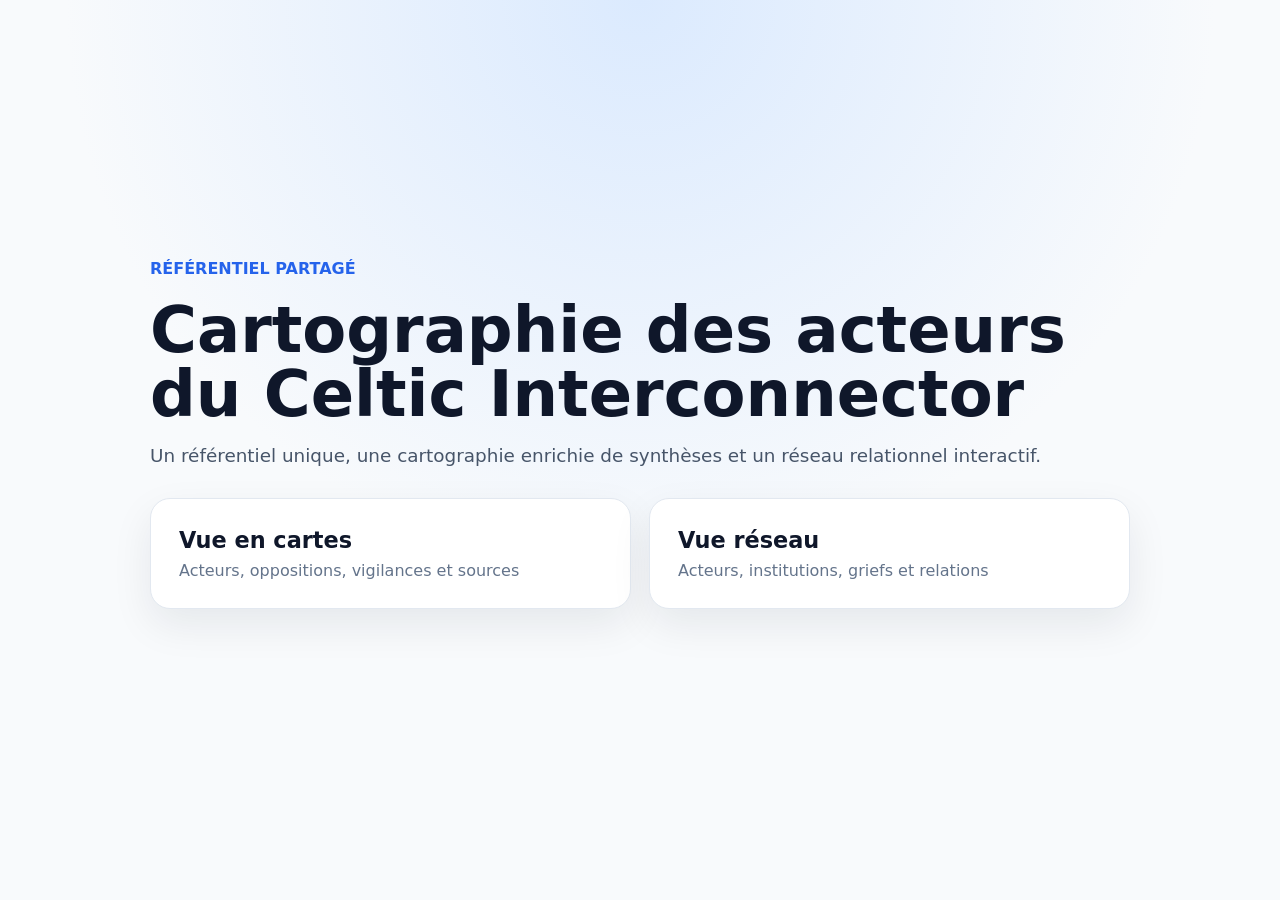
<file: index.html>
<!doctype html><html lang="fr"><head><meta charset="utf-8"><meta name="viewport" content="width=device-width,initial-scale=1"><title>Celtic Interconnector</title><link rel="stylesheet" href="assets/css/common.css"></head><body><main class="landing"><div class="hero"><span class="eyebrow">Référentiel partagé</span><h1>Cartographie des acteurs du Celtic Interconnector</h1><p>Un référentiel unique, une cartographie enrichie de synthèses et un réseau relationnel interactif.</p><div class="choices"><a class="choice" href="apps/cards/"><strong>Vue en cartes</strong><span>Acteurs, oppositions, vigilances et sources</span></a><a class="choice" href="apps/network/"><strong>Vue réseau</strong><span>Acteurs, institutions, griefs et relations</span></a></div></div></main></body></html>
</file>
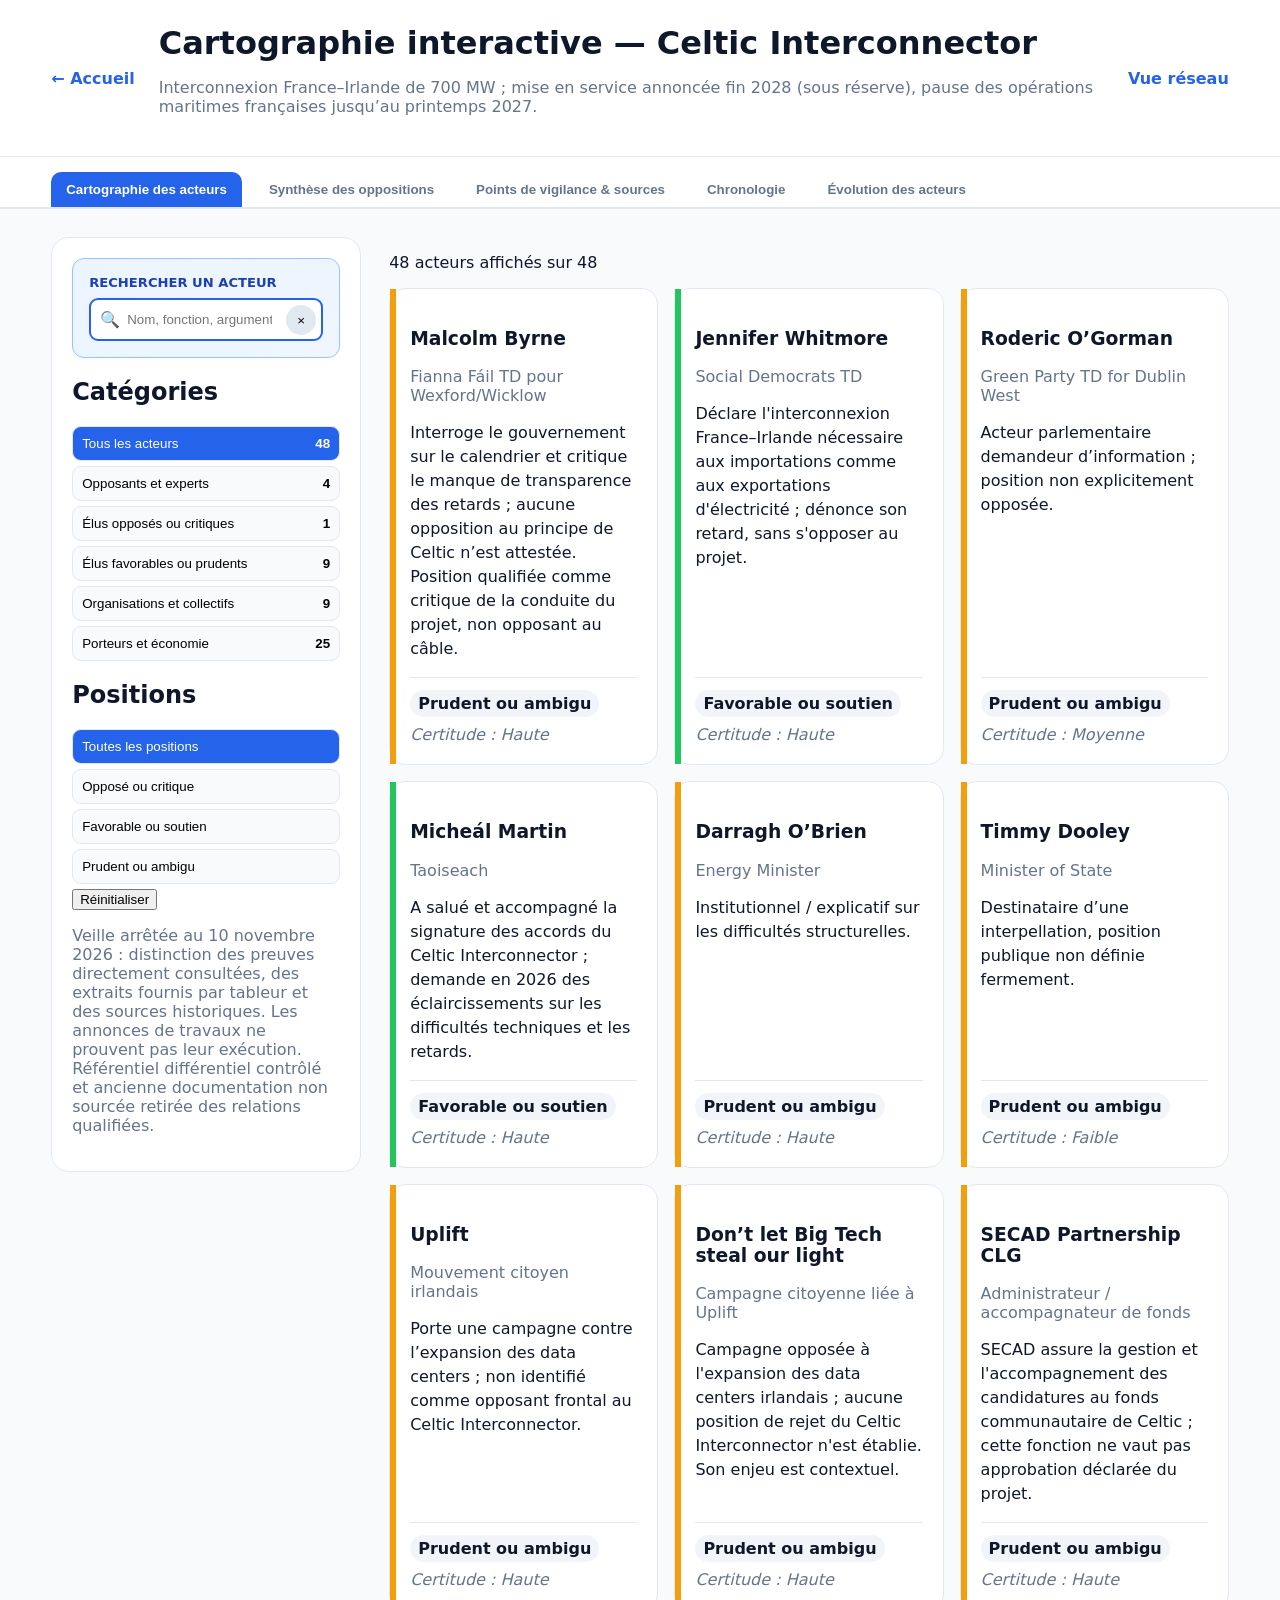
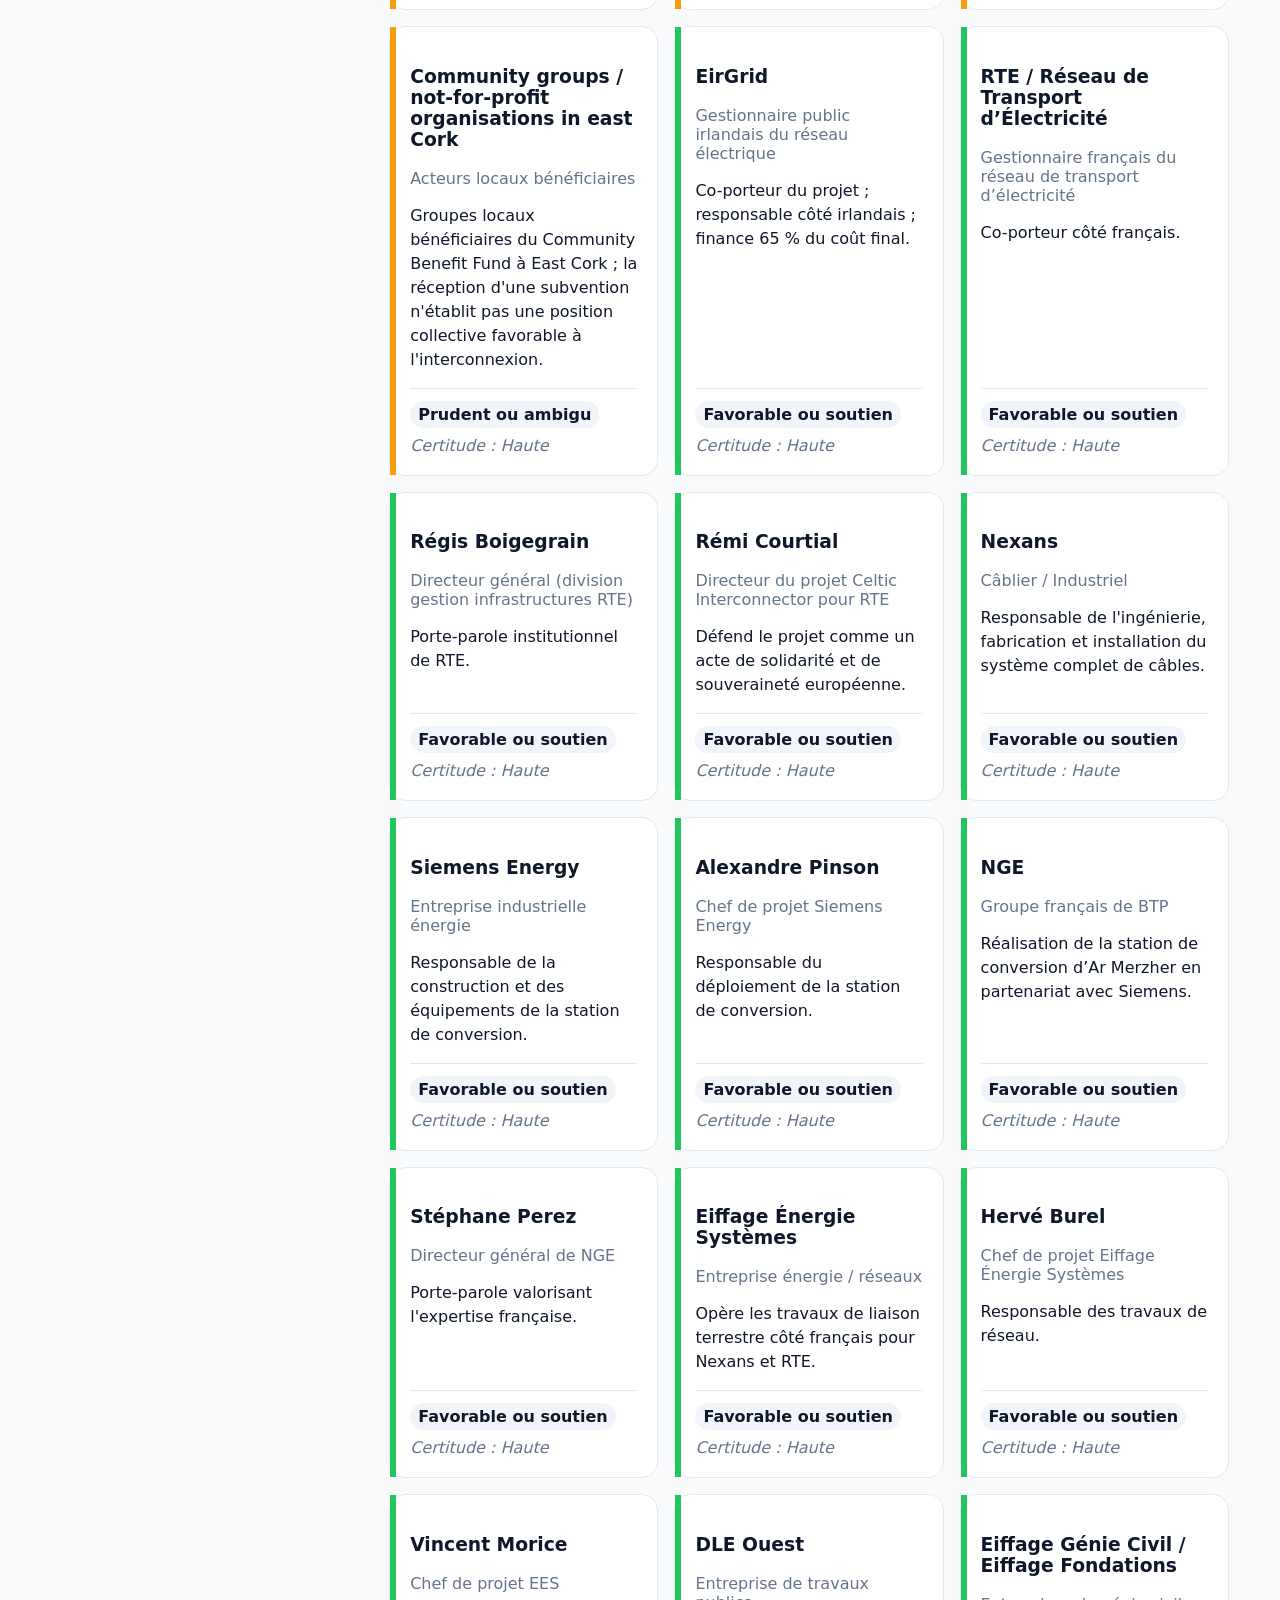
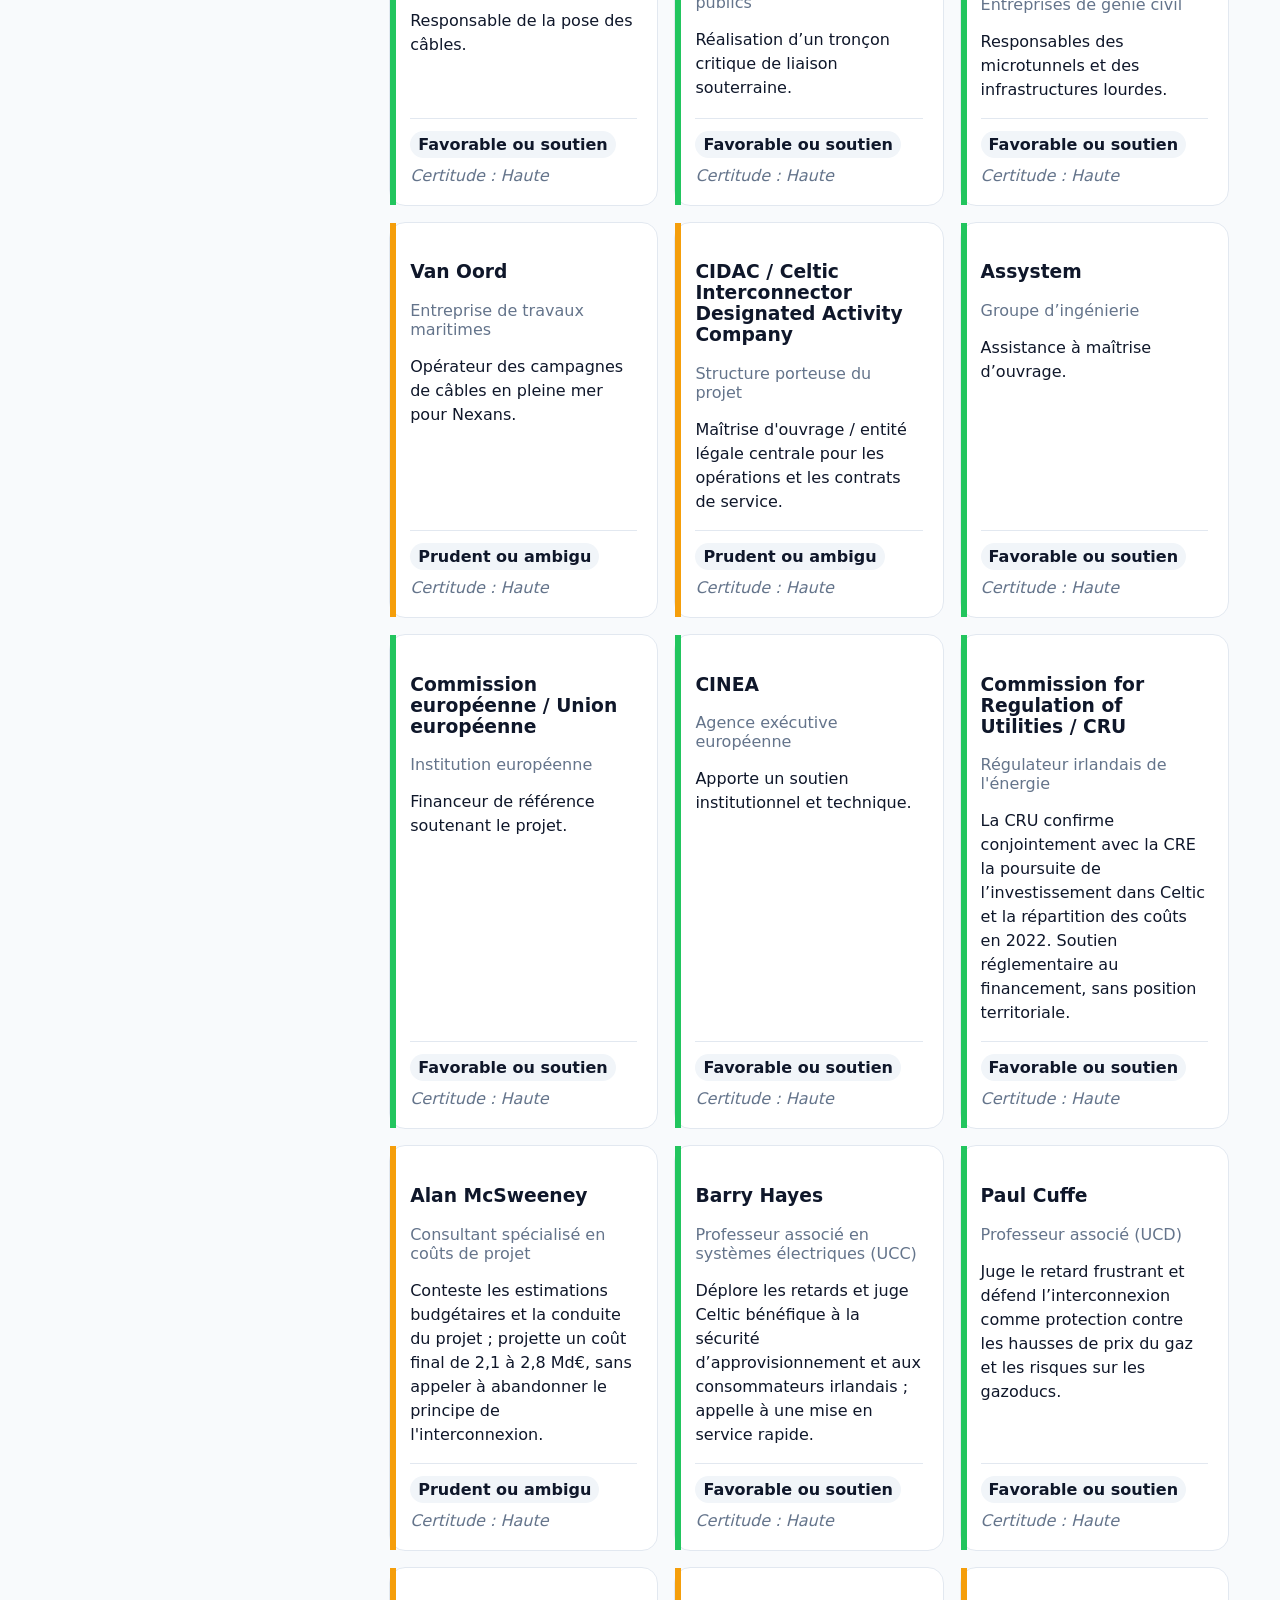
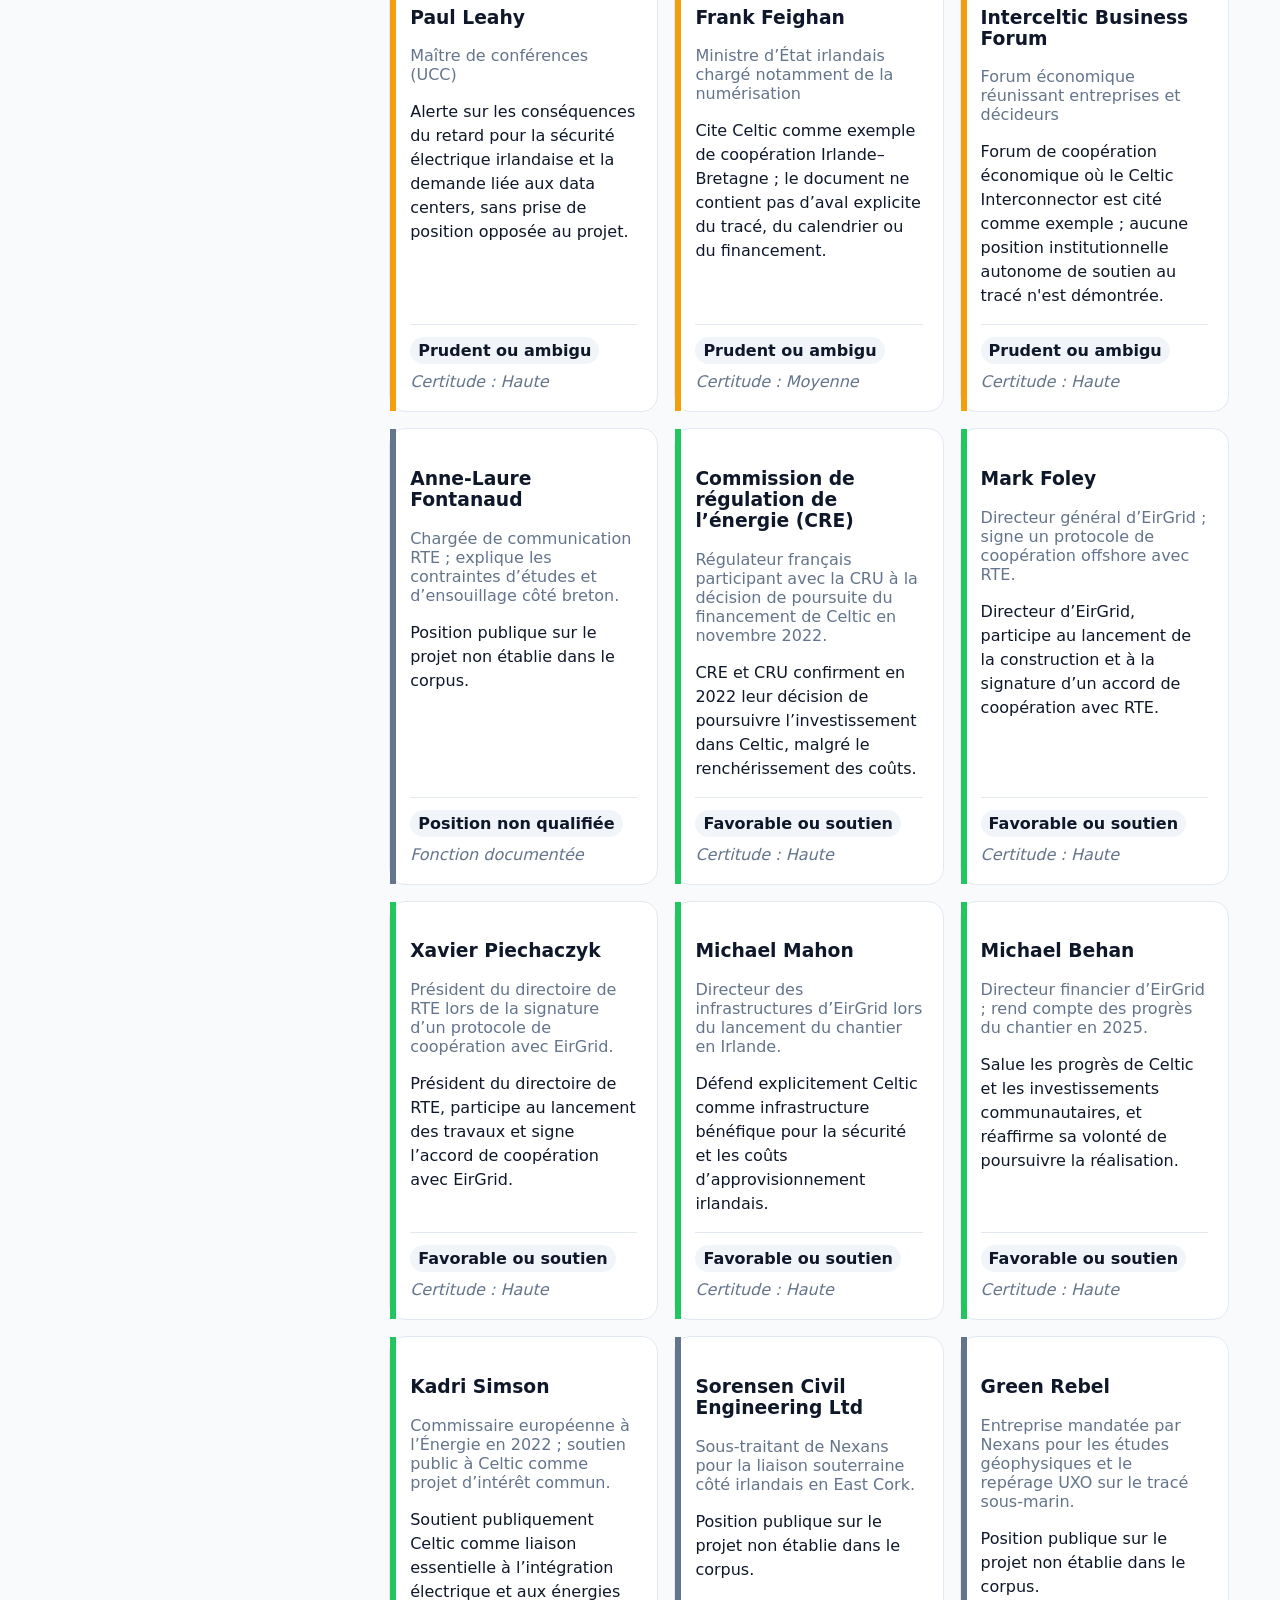
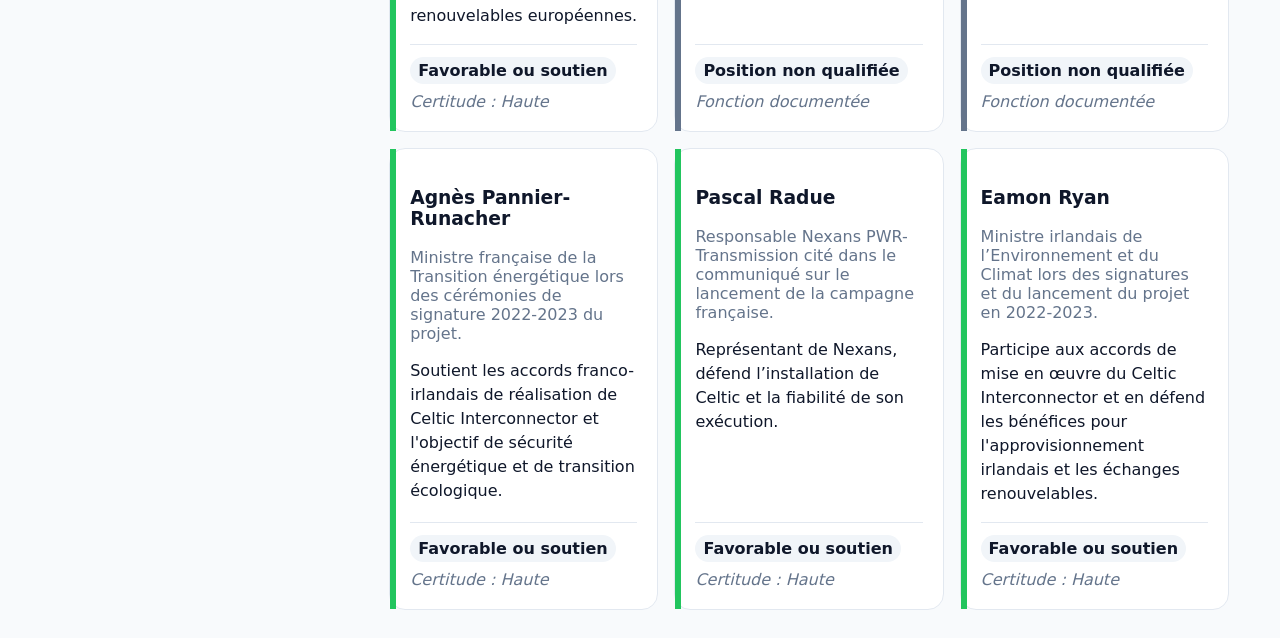
<file: apps/cards/index.html>
<!doctype html><html lang="fr"><head><meta charset="utf-8"><meta name="viewport" content="width=device-width,initial-scale=1"><title>Cartes — Celtic Interconnector</title><link rel="stylesheet" href="../../assets/css/cards.css?v=celtic-20261110"><link rel="stylesheet" href="../../assets/css/evolution.css?v=celtic-20261110"></head><body><header><a href="../../">← Accueil</a><div><h1 id="title"></h1><p id="subtitle"></p></div><a href="../network/">Vue réseau</a></header><nav class="tabs"><button class="tab active" data-tab="carto">Cartographie des acteurs</button><button class="tab" data-tab="griefs">Synthèse des oppositions</button><button class="tab" data-tab="watch">Points de vigilance & sources</button><button class="tab" data-tab="timeline">Chronologie</button><button class="tab" data-tab="evolution">Évolution des acteurs</button></nav><main><section id="carto" class="pane active"><div class="layout"><aside><div class="searchbox"><label>Rechercher un acteur</label><div class="searchwrap"><span>🔍</span><input id="search" type="search" placeholder="Nom, fonction, argument..."><button id="clear">×</button></div></div><h2>Catégories</h2><div id="categories"></div><h2>Positions</h2><div id="stances"></div><button id="reset">Réinitialiser</button><p id="notice"></p></aside><section><p id="count"></p><div id="grid" class="grid"></div></section></div></section><section id="griefs" class="pane"><div id="griefGrid" class="griefGrid"></div></section><section id="watch" class="pane"><article class="listCard"><h2>🔍 Points de vigilance majeurs</h2><ul id="vigilance"></ul></article><article class="listCard"><h2>📰 Médias et sources répertoriés</h2><ul id="sources"></ul></article></section><section id="timeline" class="pane"><article class="listCard"><h2>Chronologie du Celtic Interconnector</h2><p>Jalons documentés, étapes annoncées et prévisions explicitement distingués.</p></article><div id="timelineGrid" class="griefGrid"></div><article class="listCard"><h2>Repères techniques et financiers</h2><div id="factsGrid" class="griefGrid"></div></article></section><section id="evolution" class="pane"><div id="evolution-root"></div></section></main><dialog id="dialog"><button class="close">×</button><div id="detail"></div></dialog><script type="module" src="../../assets/js/cards.js?v=celtic-20261110"></script></body></html>
</file>
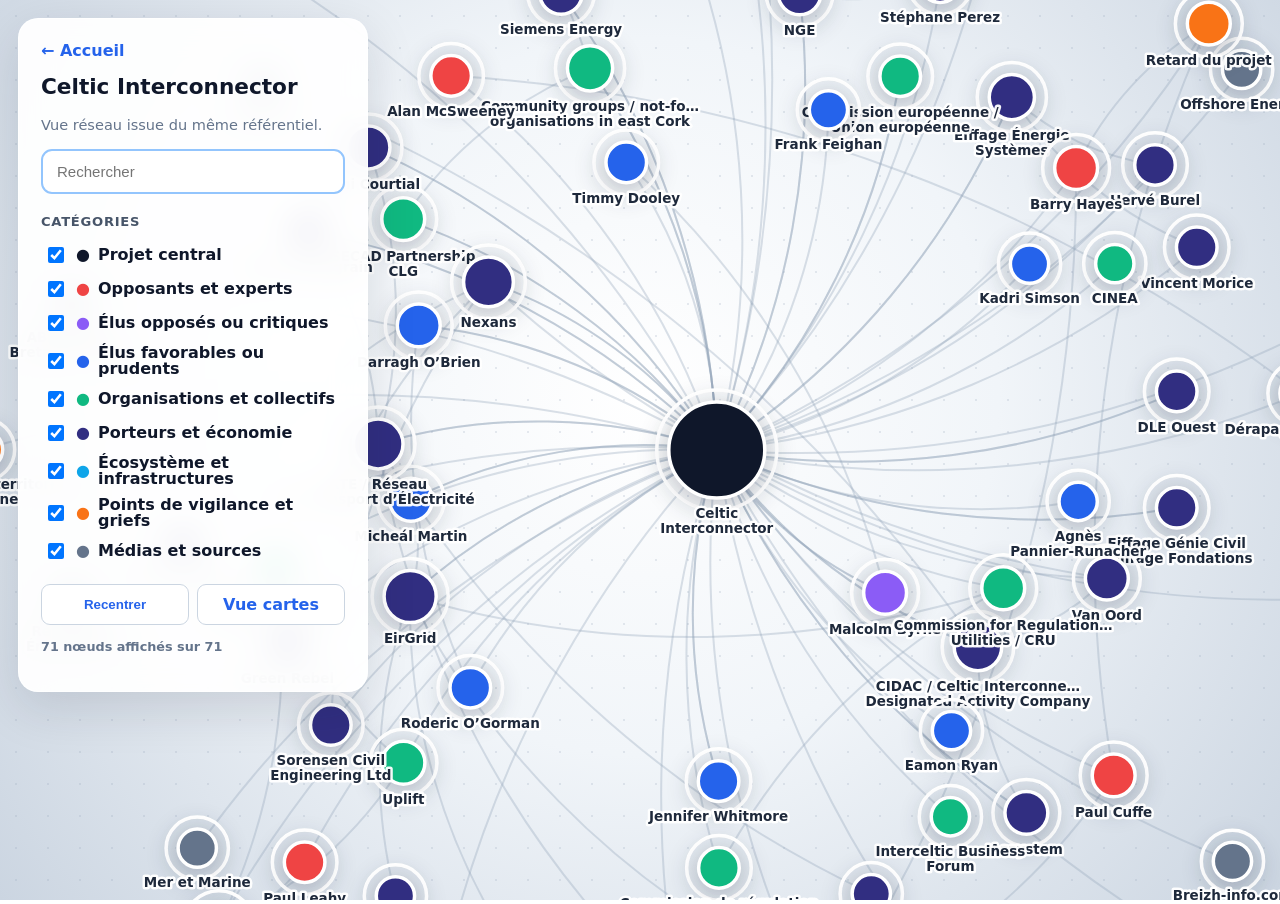
<file: apps/network/index.html>
<!doctype html><html lang="fr"><head><meta charset="utf-8"><meta name="viewport" content="width=device-width,initial-scale=1"><title>Vue réseau — Celtic Interconnector</title><link rel="stylesheet" href="../../assets/css/network.css?v=celtic-fouju-v2"></head><body><div id="app"><svg id="svg"></svg><aside class="left"><a href="../../">← Accueil</a><h1>Celtic Interconnector</h1><p>Vue réseau issue du même référentiel.</p><input id="search" type="search" placeholder="Rechercher"><h2>Catégories</h2><div id="filters"></div><div class="buttons"><button id="center">Recentrer</button><a href="../cards/">Vue cartes</a></div><p id="count"></p></aside><aside id="panel" class="right"><button id="close">×</button><div id="details"></div></aside><div id="tip"></div></div><script type="module" src="../../assets/js/network.js?v=celtic-fouju-v2"></script></body></html>
</file>
<file: assets/css/common.css>
*{box-sizing:border-box}body{margin:0;font-family:Inter,system-ui,sans-serif;background:#f8fafc;color:#0f172a}.landing{min-height:100vh;display:grid;place-items:center;padding:32px;background:radial-gradient(circle at top,#dbeafe,#f8fafc 52%)}.hero{max-width:980px}.eyebrow{color:#2563eb;font-weight:800;text-transform:uppercase}.hero h1{font-size:clamp(2.2rem,5vw,4.6rem);line-height:1;margin:.3em 0}.hero p{font-size:1.15rem;color:#475569}.choices{display:grid;grid-template-columns:repeat(2,1fr);gap:18px;margin:32px 0}.choice{display:flex;flex-direction:column;gap:8px;text-decoration:none;color:inherit;background:white;padding:28px;border-radius:20px;border:1px solid #e2e8f0;box-shadow:0 16px 40px #0f172a14}.choice:hover{transform:translateY(-4px);border-color:#60a5fa}.choice strong{font-size:1.4rem}.choice span{color:#64748b}@media(max-width:700px){.choices{grid-template-columns:1fr}}
</file>
<file: assets/css/cards.css>
:root{--blue:#2563eb;--border:#e2e8f0}*{box-sizing:border-box}body{margin:0;font-family:Inter,system-ui,sans-serif;background:#f8fafc;color:#0f172a}header{display:flex;align-items:center;gap:24px;padding:24px 4vw;background:white;border-bottom:1px solid var(--border)}header div{flex:1}header h1{margin:0}header p,.role,.muted,#notice{color:#64748b}header a{color:var(--blue);font-weight:700;text-decoration:none}.tabs{display:flex;gap:12px;padding:15px 4vw 0;background:white;border-bottom:2px solid var(--border)}.tab{border:0;background:none;padding:10px 15px;border-radius:10px 10px 0 0;color:#64748b;font-weight:700}.tab.active{background:var(--blue);color:white}.pane{display:none;padding:28px 4vw}.pane.active{display:block}.layout{display:grid;grid-template-columns:310px 1fr;gap:28px}aside{position:sticky;top:18px;align-self:start;background:white;border:1px solid var(--border);border-radius:18px;padding:20px}.searchbox{padding:16px;border:1px solid #93c5fd;border-radius:12px;background:linear-gradient(135deg,#dbeafe88,#eff6ff)}.searchbox label{display:block;color:#1e40af;font-weight:800;text-transform:uppercase;font-size:.82rem}.searchwrap{position:relative;margin-top:8px}.searchwrap span{position:absolute;left:11px;top:12px}.searchwrap input{width:100%;padding:12px 36px;border:2px solid var(--blue);border-radius:9px}.searchwrap button{position:absolute;right:7px;top:7px;border:0;background:#e2e8f0;border-radius:50%;width:30px;height:30px}.filter{width:100%;display:flex;justify-content:space-between;margin:5px 0;padding:9px;border:1px solid var(--border);background:#f8fafc;border-radius:9px}.filter.active{background:var(--blue);color:white}.grid{display:grid;grid-template-columns:repeat(auto-fill,minmax(245px,1fr));gap:16px}.card{position:relative;display:flex;flex-direction:column;background:white;border:1px solid var(--border);border-radius:16px;padding:20px;min-height:270px;cursor:pointer}.card:before{content:"";position:absolute;inset:0 auto 0 0;width:6px;background:var(--stance)}.position{flex:1;line-height:1.5}.footer{display:flex;flex-direction:column;align-items:flex-start;gap:8px;border-top:1px solid var(--border);padding-top:12px}.badge{padding:4px 8px;border-radius:99px;background:#f1f5f9;font-weight:800}.footer span:last-child{color:#64748b;font-style:italic}.griefGrid{display:grid;grid-template-columns:repeat(auto-fill,minmax(390px,1fr));gap:20px}.griefCard,.listCard{background:white;border:1px solid var(--border);border-radius:16px;padding:24px}.listCard{margin-bottom:20px}.listCard li{margin:10px 0;line-height:1.5}dialog{width:min(780px,calc(100% - 28px));border:0;border-radius:20px;padding:28px}.close{float:right}.proof,.relation{padding:12px;margin:9px 0;background:#f8fafc;border-left:4px solid var(--blue);border-radius:8px}.proof small{display:block;color:#64748b}@media(max-width:850px){.layout{grid-template-columns:1fr}aside{position:static}.tabs{flex-wrap:wrap}.griefGrid{grid-template-columns:1fr}}

.pane .timeline-date{display:inline-block;color:#475569;font-weight:800;margin-bottom:5px}.pane .factValue{font-weight:800;color:#0f766e;font-size:1.38rem}.pane .griefCard a,.pane .listCard a{color:#1d4ed8}.pane .griefCard small{line-height:1.5;display:block}.tabs{overflow-x:auto;flex-wrap:wrap}.tab{cursor:pointer}.tab:focus-visible{outline:3px solid #f59e0b;outline-offset:2px}
</file>
<file: assets/css/evolution.css>
/* Styles isolés de l'onglet Évolution */
.evolution-app { display: grid; gap: 22px; }
.evolution-top { display: flex; align-items: center; justify-content: space-between; gap: 20px; flex-wrap: wrap; }
.evolution-top h2 { margin: 0 0 4px; font-size: 1.55rem; }
.evolution-top p { margin: 0; color: var(--muted, #64748b); }
.evolution-modes { display: flex; gap: 5px; padding: 5px; border-radius: 12px; background: #e2e8f0; }
.evolution-modes button { border: 0; padding: 10px 16px; border-radius: 9px; cursor: pointer; background: transparent; color: #475569; font-weight: 700; }
.evolution-modes button.is-active { background: #fff; color: #1d4ed8; box-shadow: 0 2px 5px #0f172a16; }
.evolution-metrics { display: grid; grid-template-columns: repeat(3, minmax(0, 1fr)); gap: 12px; }
.evolution-metric, .evolution-panel { background: #fff; border: 1px solid var(--border, #e2e8f0); border-radius: 12px; box-shadow: var(--shadow, 0 3px 8px #0f172a0a); }
.evolution-metric { padding: 18px; display: grid; gap: 5px; }
.evolution-metric span { font-size: .85rem; color: var(--muted, #64748b); }
.evolution-metric strong { font-size: 2rem; font-variant-numeric: tabular-nums; }
.evolution-panel { padding: 24px; min-width: 0; }
.evolution-section-title { display: flex; justify-content: space-between; align-items: center; gap: 18px; flex-wrap: wrap; margin-bottom: 18px; }
.evolution-section-title h3 { margin: 0; font-size: 1.1rem; }
.evolution-section-title label { display: flex; align-items: center; gap: 8px; color: #475569; font-size: .85rem; font-weight: 600; }
.evolution-section-title select, .evolution-section-title input { padding: 9px 12px; border: 1px solid #cbd5e1; border-radius: 9px; background: #fff; color: #0f172a; font: inherit; min-width: 160px; }
.evolution-chart { width: 100%; overflow-x: auto; }
.evolution-chart svg { display: block; height: auto; max-height: 400px; }
.evolution-legend { display: flex; flex-wrap: wrap; gap: 9px; margin-top: 16px; }
.evolution-legend-button { display: inline-flex; align-items: center; gap: 7px; border: 1px solid #cbd5e1; border-radius: 999px; padding: 6px 10px; background: #fff; color: #64748b; font-size: .82rem; cursor: pointer; opacity: .5; }
.evolution-legend-button.is-on { opacity: 1; color: #0f172a; }
.evolution-swatch { display: inline-block; flex-shrink: 0; width: 12px; height: 12px; border-radius: 3px; }
.evolution-hint { font-size: .83rem; color: var(--muted, #64748b); }
.evolution-roster { display: grid; gap: 9px; }
.evolution-person { display: flex; align-items: flex-start; gap: 12px; padding: 12px; border-radius: 9px; border: 1px solid #e2e8f0; }
.evolution-person .evolution-swatch { margin-top: 5px; }
.evolution-person strong { display: block; font-size: .92rem; }
.evolution-person small { display: block; color: #64748b; margin-top: 3px; line-height: 1.45; }
.evolution-warning { color: #92400e; font-size: .85rem; }
.evolution-empty h2 { margin-top: 0; }
@media (max-width: 650px) {
  .evolution-metrics { grid-template-columns: 1fr; }
  .evolution-panel { padding: 15px; } 
  .evolution-section-title { align-items: stretch; flex-direction: column; }
  .evolution-section-title input { width: 100%; }
}

/* Ajustements Bosquel : isolation des contrôles du graphique et traçabilité. */
#evolution .evolution-wrap{max-width:1400px}
#evolution .evolution-method{font-size:.82rem;line-height:1.45;margin-top:8px;max-width:880px;color:#64748b}
#evolution .evolution-sources a{color:#1d4ed8;text-decoration:underline;text-underline-offset:2px}
#evolution .evolution-person>div{min-width:0}
#evolution .evolution-section-title input{width:auto;margin-top:0;border:1px solid #cbd5e1}
#evolution .evolution-section-title select{margin-top:0;width:auto}
#evolution .evolution-person small{overflow-wrap:anywhere}

/* Escaudain — classification des positions et filtres de périmètre. */
#evolution .evolution-scope{display:flex;gap:5px;background:#e2e8f0;padding:5px;border-radius:12px;flex-wrap:wrap}
#evolution .evolution-scope button{border:0;background:transparent;border-radius:9px;cursor:pointer;padding:10px 13px;font-weight:700;color:#475569}
#evolution .evolution-scope button.is-active{background:#fff;color:#1d4ed8;box-shadow:0 2px 5px #0f172a16}
#evolution .evolution-top{align-items:flex-start}
#evolution .evolution-method{max-width:920px;line-height:1.5;margin-top:9px;font-size:.86rem}
#evolution .evolution-sources a{color:#1d4ed8;text-decoration:underline;text-underline-offset:2px}
#evolution .evolution-person small{overflow-wrap:anywhere}
#evolution .evolution-section-title input,#evolution .evolution-section-title select{width:auto;margin-top:0}
@media (max-width:900px){#evolution .evolution-scope,#evolution .evolution-modes{width:100%;justify-content:flex-start;flex-wrap:wrap}}

#evolution .evolution-app{max-width:1420px;margin:auto}
#evolution .evolution-method{max-width:950px;line-height:1.5;font-size:.84rem;margin-top:8px}
#evolution .evolution-modes,#evolution .evolution-scope{flex-wrap:wrap}
#evolution .evolution-sources a{color:#2563eb;text-decoration:underline}
#evolution .evolution-person small{overflow-wrap:anywhere}
@media(max-width:850px){#evolution .evolution-modes{width:100%}}
</file>
<file: assets/css/network.css>
*{box-sizing:border-box}body{margin:0;font-family:Inter,system-ui,-apple-system,"Segoe UI",sans-serif;overflow:hidden;color:#0f172a}#app{width:100vw;height:100vh;background:radial-gradient(circle at 50% 44%,#fff 0,#f1f5f9 44%,#cbd5e1 100%);position:relative}#app:before{content:"";position:absolute;inset:0;background-image:radial-gradient(#94a3b8 1px,transparent 1px);background-size:32px 32px;opacity:.22;pointer-events:none}svg{position:relative;width:100%;height:100%;cursor:grab}.left,.right{position:absolute;top:18px;background:#fffffff0;backdrop-filter:blur(16px);border:1px solid #ffffffcc;border-radius:20px;box-shadow:0 16px 50px #0f172a22;padding:22px;z-index:5}.left{left:18px;width:350px;max-height:calc(100vh - 36px);overflow:auto}.right{right:18px;width:430px;max-height:calc(100vh - 36px);overflow:auto;transform:translateX(120%);opacity:0;pointer-events:none;transition:transform .3s,opacity .3s}.right.active{transform:none;opacity:1;pointer-events:auto}.left>a{color:#2563eb;font-weight:750;text-decoration:none}.left h1{font-size:1.35rem;margin:14px 0 4px}.left>p{color:#64748b;font-size:.91rem;line-height:1.45}.left input{width:100%;padding:12px 14px;border:2px solid #93c5fd;border-radius:11px;font-size:.94rem}.left h2{font-size:.82rem;text-transform:uppercase;letter-spacing:.055em;color:#475569;margin:20px 0 9px}.check{display:grid;grid-template-columns:20px 14px minmax(0,1fr);align-items:center;column-gap:8px;min-height:34px;padding:5px 7px;border-radius:8px;font-size:.94rem;font-weight:600;line-height:1.25}.check:hover{background:#f1f5f9}.check input{width:16px;height:16px;margin:0}.check span{font-size:1rem;line-height:1}.buttons{display:flex;gap:8px;margin-top:16px}.buttons button,.buttons a{flex:1;padding:10px;text-align:center;border:1px solid #cbd5e1;border-radius:9px;background:white;text-decoration:none;color:#2563eb;font-weight:750}.right>button{float:right;border:0;border-radius:50%;width:34px;height:34px;font-size:1.1rem}.node{cursor:pointer;transition:opacity .22s}.node circle{stroke:#fff;stroke-width:3.5;filter:drop-shadow(0 5px 9px #0f172a3b);transition:transform .22s,filter .22s,stroke .22s,stroke-width .22s}.node text{font-size:13.5px;font-weight:800;text-anchor:middle;paint-order:stroke fill;stroke:#fffffff2;stroke-width:5px;stroke-linejoin:round;fill:#1e293b;pointer-events:none;transition:font-size .22s,opacity .22s}.node:hover circle,.node.active circle{transform:scale(1.2);stroke:#0f172a;stroke-width:4.5;filter:drop-shadow(0 8px 15px #0f172a55)}.node:hover text,.node.active text{font-size:15px}.node.dimmed{opacity:.12}.link{fill:none;stroke:#94a3b8;stroke-opacity:.34;stroke-width:2;cursor:pointer;transition:stroke .2s,stroke-opacity .2s,stroke-width .2s}.link:hover,.link.active{stroke:#2563eb;stroke-opacity:.95;stroke-width:4}.link.dimmed{stroke-opacity:.035}.hidden{display:none}.proof,.relationBox{padding:12px;margin:9px 0;background:#f8fafc;border-radius:9px;border-left:4px solid #2563eb;line-height:1.45}.right a{color:#2563eb}#tip{position:absolute;display:none;z-index:20;max-width:330px;background:#0f172af2;color:white;padding:10px 13px;border-radius:10px;font-size:.84rem;line-height:1.35;pointer-events:none;box-shadow:0 12px 30px #0f172a55}#tip strong{display:block;font-size:.92rem;margin-bottom:3px}#tip small{color:#cbd5e1}#count{font-size:.8rem;font-weight:700;color:#64748b}@media(max-width:780px){.left{width:calc(100% - 36px);max-height:40vh;top:auto;bottom:18px}.right{width:calc(100% - 36px);max-height:56vh}.node text{font-size:12px}}
</file>
